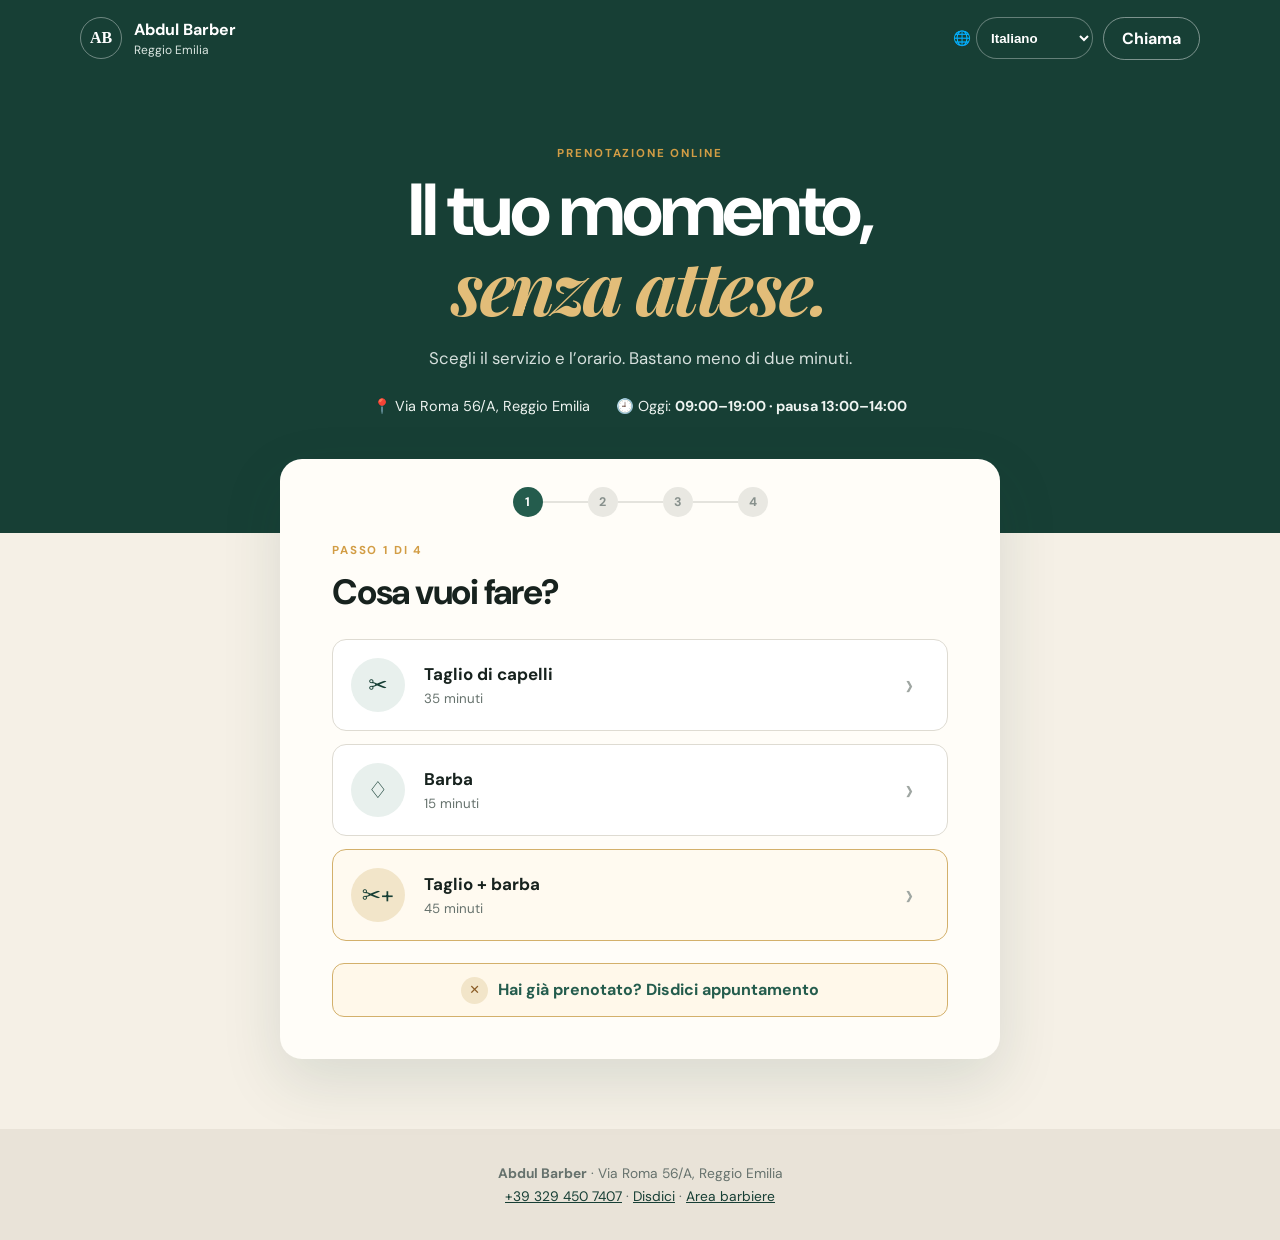
<file: index.html>
<!doctype html>
<html lang="it">
  <head>
    <meta charset="UTF-8" />
    <meta name="viewport" content="width=device-width, initial-scale=1.0" />
    <meta name="theme-color" content="#173f35" />
    <meta name="description" content="Prenota il tuo appuntamento da Abdul Barber a Reggio Emilia." />
    <link rel="manifest" href="manifest.json" />
    <link rel="icon" href="icon.svg" type="image/svg+xml" />
    <link rel="apple-touch-icon" href="icon-192.png" />
    <link rel="stylesheet" href="styles.css" />
    <title>Abdul Barber — Prenota</title>
  </head>
  <body>
    <header class="topbar">
      <a class="brand" href="./" aria-label="Abdul Barber, pagina iniziale">
        <span class="brand-mark" aria-hidden="true">AB</span>
        <span><strong>Abdul Barber</strong><small>Reggio Emilia</small></span>
      </a>
      <div class="top-actions"><label class="language-picker" aria-label="Lingua"><span aria-hidden="true">🌐</span><select id="language-select"><option value="it">Italiano</option><option value="ar">العربية</option><option value="fr">Français</option><option value="es">Español</option></select></label><a class="phone-link" href="tel:+393294507407" aria-label="Chiama Abdul Barber" data-i18n="call">Chiama</a></div>
    </header>

    <main>
      <section class="hero">
        <p class="eyebrow" data-i18n="bookingOnline">PRENOTAZIONE ONLINE</p>
        <h1><span data-i18n="heroTitle">Il tuo momento,</span><br /><em data-i18n="heroEm">senza attese.</em></h1>
        <p data-i18n="heroText">Scegli il servizio e l'orario. Bastano meno di due minuti.</p>
        <div class="shop-info">
          <span>📍 Via Roma 56/A, Reggio Emilia</span>
          <span>🕘 <span data-i18n="today">Oggi</span>: <strong id="today-hours">calcolo…</strong></span>
        </div>
      </section>

      <section class="booking-card" aria-labelledby="booking-title">
        <div class="progress" aria-label="Avanzamento prenotazione">
          <span class="progress-dot active" data-progress="1">1</span><i></i>
          <span class="progress-dot" data-progress="2">2</span><i></i>
          <span class="progress-dot" data-progress="3">3</span><i></i>
          <span class="progress-dot" data-progress="4">4</span>
        </div>

        <div id="step-1" class="step active">
          <p class="step-label" data-i18n="step1">PASSO 1 DI 4</p>
          <h2 id="booking-title" data-i18n="what">Cosa vuoi fare?</h2>
          <div class="service-grid">
            <button class="service-card" data-service="haircut" type="button">
              <span class="service-icon" aria-hidden="true">✂</span>
              <span><strong data-i18n="haircut">Taglio di capelli</strong><small data-i18n="haircutTime">35 minuti</small></span>
              <span class="arrow" aria-hidden="true">›</span>
            </button>
            <button class="service-card" data-service="beard" type="button">
              <span class="service-icon" aria-hidden="true">♢</span>
              <span><strong data-i18n="beard">Barba</strong><small data-i18n="beardTime">15 minuti</small></span>
              <span class="arrow" aria-hidden="true">›</span>
            </button>
            <button class="service-card featured-service" data-service="combo" type="button">
              <span class="service-icon" aria-hidden="true">✂+</span>
              <span><strong data-i18n="combo">Taglio + barba</strong><small data-i18n="comboTime">50 minuti</small></span>
              <span class="arrow" aria-hidden="true">›</span>
            </button>
          </div>
          <a class="manage-link" href="cancel.html" data-i18n="manageBooking">Hai già prenotato? Disdici appuntamento</a>
        </div>

        <div id="step-2" class="step">
          <button class="back" type="button" data-back="1" data-i18n="back">← Indietro</button>
          <p class="step-label" data-i18n="step2">PASSO 2 DI 4</p>
          <h2 data-i18n="chooseDay">Scegli il giorno</h2>
          <div id="date-list" class="date-list" role="list"></div>
          <div id="time-area" class="time-area hidden">
            <h3 data-i18n="available">Orari disponibili</h3>
            <div id="time-list" class="time-list"></div>
            <p id="time-message" class="muted" aria-live="polite"></p>
          </div>
        </div>

        <div id="step-3" class="step">
          <button class="back" type="button" data-back="2" data-i18n="back">← Indietro</button>
          <p class="step-label" data-i18n="step3">PASSO 3 DI 4</p>
          <h2 data-i18n="yourName">Come ti chiami?</h2>
          <form id="details-form">
            <label><span class="label-text" data-i18n="fullName">Nome e cognome</span><input id="customer-name" autocomplete="name" required minlength="2" placeholder="Es. Mario Rossi" data-i18n-placeholder="namePlaceholder" /></label>
            <label><span class="label-text" data-i18n="phone">Numero di telefono</span><input id="customer-phone" type="tel" inputmode="tel" autocomplete="tel" required placeholder="Es. 333 123 4567" data-i18n-placeholder="phonePlaceholder" /></label>
            <label><span class="label-text" data-i18n="notes">Note</span> <span data-i18n="optional">(facoltative)</span><textarea id="customer-notes" rows="2" maxlength="300" placeholder="Scrivi qui eventuali richieste" data-i18n-placeholder="notesPlaceholder"></textarea></label>
            <button class="primary-button" type="submit" data-i18n="review">Controlla la prenotazione</button>
          </form>
        </div>

        <div id="step-4" class="step">
          <button class="back" type="button" data-back="3" data-i18n="edit">← Modifica</button>
          <p class="step-label" data-i18n="step4">PASSO 4 DI 4</p>
          <h2 data-i18n="allGood">Va tutto bene?</h2>
          <div id="summary" class="summary"></div>
          <label class="privacy-check"><input id="privacy" type="checkbox" /> <span><span data-i18n="privacyBefore">Ho letto l'</span><a href="privacy.html" target="_blank" data-i18n="privacyLink">informativa privacy</a><span data-i18n="privacyAfter"> e acconsento all'uso dei miei dati per gestire l'appuntamento.</span></span></label>
          <button id="confirm-button" class="primary-button" type="button" data-i18n="confirm">Conferma prenotazione</button>
          <p id="booking-error" class="error" role="alert"></p>
        </div>

        <div id="success" class="step success-panel">
          <div class="success-icon">✓</div>
          <p class="step-label" data-i18n="confirmed">PRENOTAZIONE CONFERMATA</p>
          <h2 data-i18n="waiting">Ti aspettiamo!</h2>
          <div id="success-summary" class="summary"></div>
          <a id="whatsapp-confirm" class="primary-button calendar-button" href="#" target="_blank" rel="noreferrer" data-i18n="whatsappConfirm">Invia la conferma su WhatsApp</a>
          <a id="calendar-link" class="secondary-button" href="#" download="appuntamento-abdul-barber.ics" data-i18n="calendar">Aggiungi al calendario</a>
          <a class="manage-link" href="cancel.html" data-i18n="manageBooking">Hai già prenotato? Disdici appuntamento</a>
          <button id="new-booking" class="text-button" type="button" data-i18n="another">Fai un'altra prenotazione</button>
        </div>
      </section>
    </main>

    <footer>
      <p><strong>Abdul Barber</strong> · Via Roma 56/A, Reggio Emilia</p>
      <p><a href="tel:+393294507407">+39 329 450 7407</a> · <a href="cancel.html" data-i18n="cancelShort">Disdici</a> · <a href="admin.html" data-i18n="barberArea">Area barbiere</a></p>
    </footer>
    <script src="i18n.js"></script><script src="config.js"></script><script src="api.js"></script><script src="app.js"></script>
  </body>
</html>
</file>
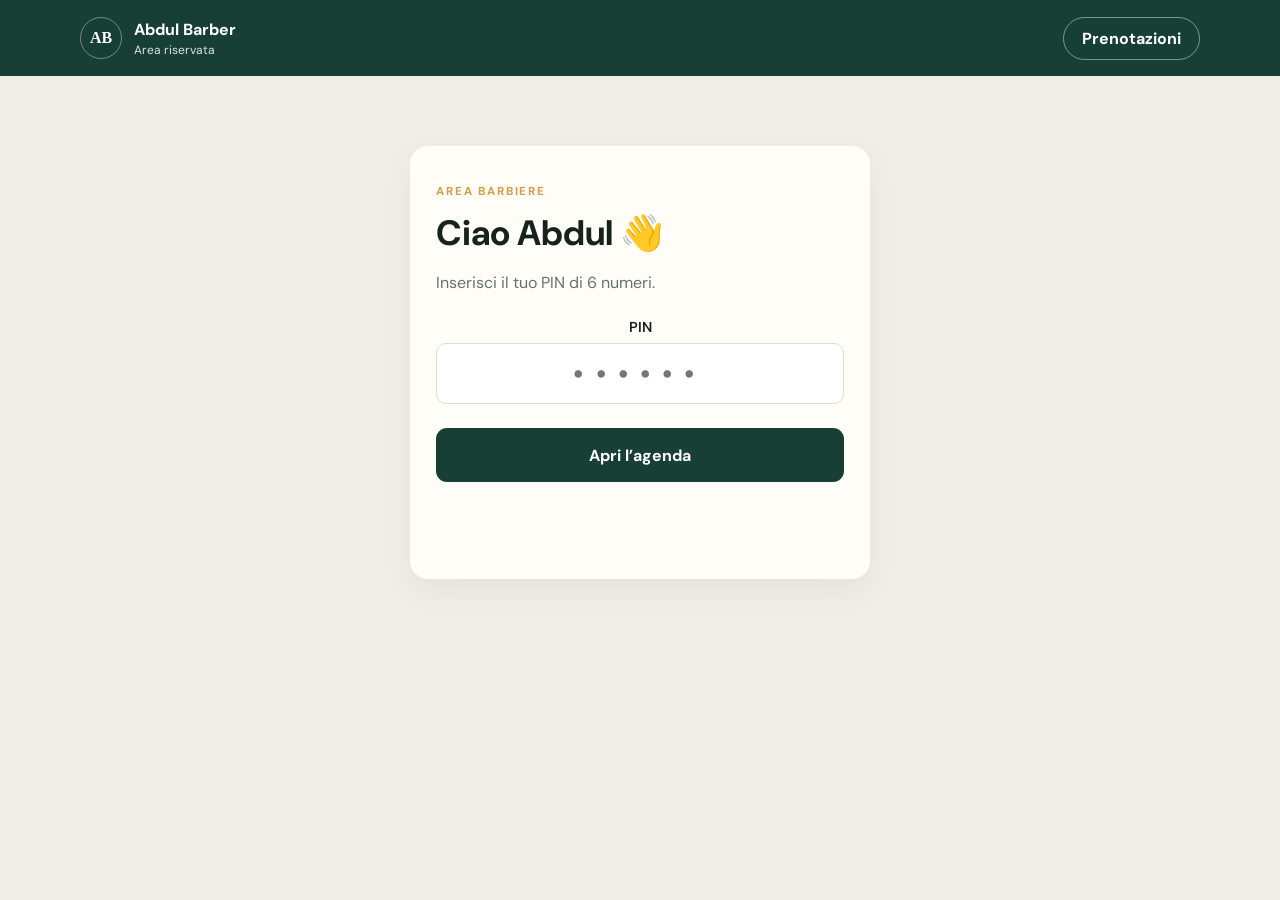
<file: admin.html>
<!doctype html>
<html lang="it">
<head>
  <meta charset="UTF-8" /><meta name="viewport" content="width=device-width,initial-scale=1" />
  <meta name="theme-color" content="#173f35" /><link rel="stylesheet" href="styles.css" /><link rel="stylesheet" href="admin.css" />
  <title>Area barbiere — Abdul Barber</title>
</head>
<body class="admin-body">
  <header class="topbar"><a class="brand" href="index.html"><span class="brand-mark">AB</span><span><strong>Abdul Barber</strong><small>Area riservata</small></span></a><a class="phone-link" href="index.html">Prenotazioni</a></header>
  <main class="admin-main">
    <section id="login-panel" class="admin-card login-card">
      <p class="step-label">AREA BARBIERE</p><h1>Ciao Abdul 👋</h1><p class="muted">Inserisci il tuo PIN di 6 numeri.</p>
      <form id="login-form"><label class="pin-label">PIN<input id="pin" class="pin-input" type="password" inputmode="numeric" pattern="[0-9]{6}" maxlength="6" autocomplete="current-password" required placeholder="••••••" /></label><button class="primary-button" type="submit">Apri l’agenda</button><p id="login-error" class="error"></p></form>
      <p id="demo-hint" class="demo-hint hidden"><strong>Modalità prova</strong><br>PIN: 123456</p>
    </section>

    <section id="dashboard" class="hidden">
      <div class="dashboard-head"><div><p class="step-label">AGENDA</p><h1>Gli appuntamenti</h1></div><button id="logout" class="outline-button">Esci</button></div>
      <nav class="day-switcher" aria-label="Scegli giorno"><button id="prev-day" aria-label="Giorno precedente">←</button><label class="calendar-jump"><strong id="selected-day"></strong><small>Tocca per aprire il calendario</small><input id="calendar-jump" type="date" aria-label="Vai direttamente a una data" /></label><button id="next-day" aria-label="Giorno successivo">→</button></nav>
      <section class="agenda-summary"><div><strong id="day-count">0</strong><span>prenotati</span></div><div><strong id="next-time">—</strong><span>prossimo cliente</span></div><button id="go-today">Vai a oggi</button></section>
      <div class="dashboard-grid">
        <section class="admin-card"><div class="card-heading"><h2>Agenda del giorno</h2><button id="refresh" class="text-button">Aggiorna</button></div><div id="appointments" class="appointments"></div></section>
        <aside>
          <section class="admin-card block-card"><h2>Blocca un orario</h2><p class="muted">Per una pausa, un impegno o una chiusura.</p>
            <form id="block-form"><label>Data<input id="block-date" type="date" required /></label><div class="two-cols"><label>Dalle<input id="block-start" type="time" required value="09:00" /></label><label>Alle<input id="block-end" type="time" required value="10:00" /></label></div><label>Motivo <span>(facoltativo)</span><input id="block-reason" maxlength="100" placeholder="Es. Visita medica" /></label><button class="primary-button" type="submit">Blocca questo orario</button><button id="block-whole-day" class="outline-button full-button" type="button">Blocca tutta la giornata</button><p id="block-error" class="error"></p></form>
          </section>
          <section class="admin-card block-card"><h2>Orari bloccati</h2><div id="blocks"></div></section>
        </aside>
      </div>
    </section>
  </main>
  <script src="config.js"></script><script src="api.js"></script><script src="admin.js"></script>
</body></html>
</file>
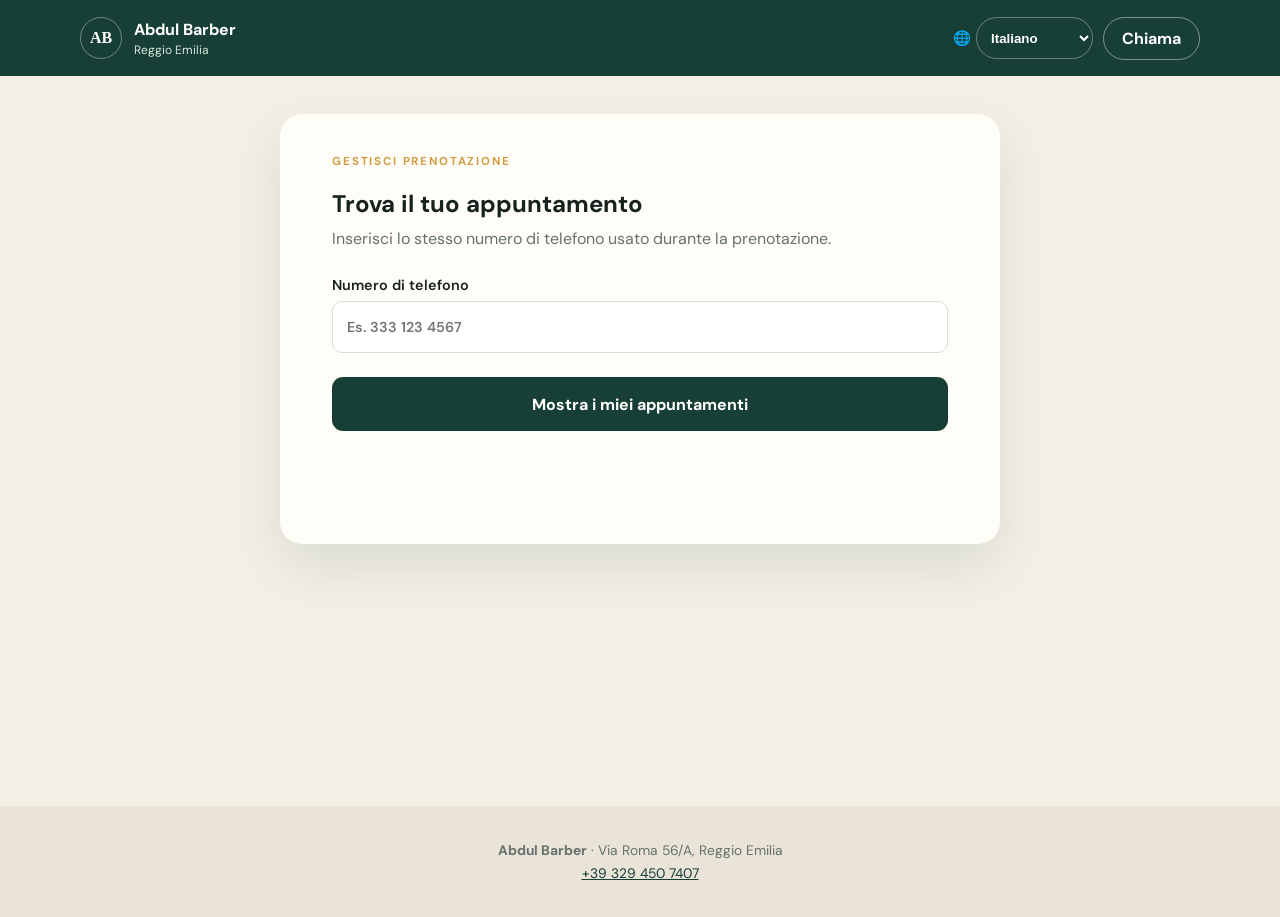
<file: cancel.html>
<!doctype html>
<html lang="it">
  <head>
    <meta charset="UTF-8" />
    <meta name="viewport" content="width=device-width, initial-scale=1.0" />
    <meta name="theme-color" content="#173f35" />
    <meta name="description" content="Gestisci o disdici un appuntamento da Abdul Barber." />
    <link rel="icon" href="icon.svg" type="image/svg+xml" />
    <link rel="stylesheet" href="styles.css" />
    <title>Disdici appuntamento — Abdul Barber</title>
  </head>
  <body>
    <header class="topbar">
      <a class="brand" href="index.html" aria-label="Abdul Barber, pagina iniziale"><span class="brand-mark" aria-hidden="true">AB</span><span><strong>Abdul Barber</strong><small>Reggio Emilia</small></span></a>
      <div class="top-actions"><label class="language-picker" aria-label="Lingua"><span aria-hidden="true">🌐</span><select id="language-select"><option value="it">Italiano</option><option value="ar">العربية</option><option value="fr">Français</option><option value="es">Español</option></select></label><a class="phone-link" href="tel:+393294507407" data-i18n="call">Chiama</a></div>
    </header>

    <main class="simple-page">
      <section class="booking-card simple-card" aria-labelledby="cancel-title">
        <div id="cancel-search">
          <p class="step-label" data-i18n="cancelEyebrow">GESTISCI PRENOTAZIONE</p>
          <h1 id="cancel-title" data-i18n="cancelTitle">Trova il tuo appuntamento</h1>
          <p class="simple-intro" data-i18n="cancelText">Inserisci lo stesso numero di telefono usato durante la prenotazione.</p>
          <form id="lookup-form">
            <label><span class="label-text" data-i18n="phone">Numero di telefono</span><input id="lookup-phone" type="tel" inputmode="tel" autocomplete="tel" required placeholder="Es. 333 123 4567" data-i18n-placeholder="phonePlaceholder" /></label>
            <button id="lookup-button" class="primary-button" type="submit" data-i18n="searchBookings">Mostra i miei appuntamenti</button>
          </form>
          <p id="lookup-message" class="status-message" role="status" aria-live="polite"></p>
          <div id="booking-results" class="booking-results"></div>
        </div>
        <div id="cancel-success" class="cancel-success hidden">
          <div class="success-icon">✓</div>
          <h1 data-i18n="cancelledTitle">Appuntamento disdetto</h1>
          <p class="simple-intro" data-i18n="cancelledText">La disdetta è stata registrata e l’orario è tornato disponibile.</p>
          <a class="primary-button" href="index.html" data-i18n="backToBooking">Torna alla prenotazione</a>
        </div>
      </section>
    </main>

    <footer><p><strong>Abdul Barber</strong> · Via Roma 56/A, Reggio Emilia</p><p><a href="tel:+393294507407">+39 329 450 7407</a></p></footer>
    <script src="i18n.js"></script><script src="config.js"></script><script src="api.js"></script><script src="cancel.js"></script>
  </body>
</html>
</file>
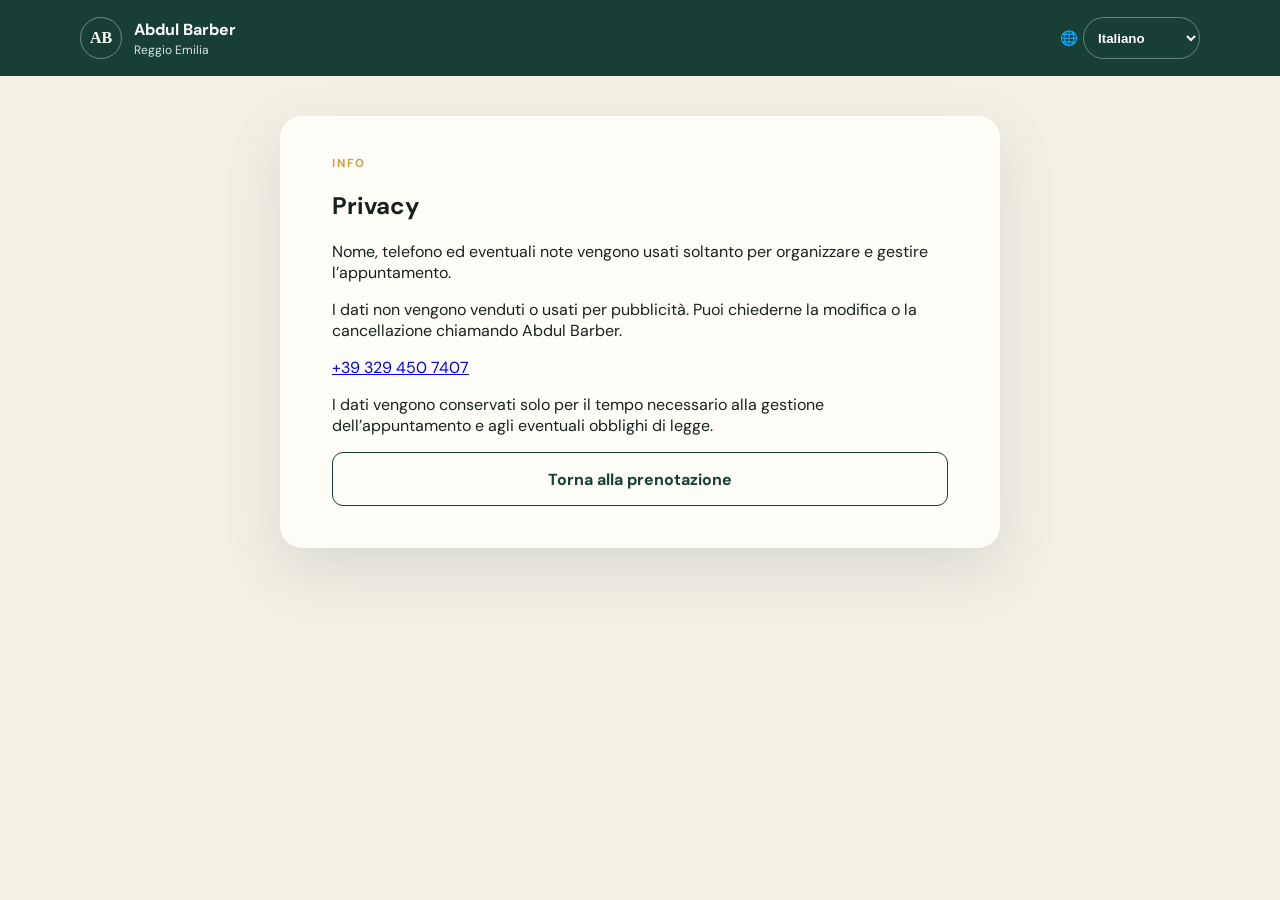
<file: privacy.html>
<!doctype html><html lang="it"><head><meta charset="UTF-8"><meta name="viewport" content="width=device-width,initial-scale=1"><link rel="stylesheet" href="styles.css"><title>Privacy — Abdul Barber</title></head><body><header class="topbar"><a class="brand" href="index.html"><span class="brand-mark">AB</span><span><strong>Abdul Barber</strong><small>Reggio Emilia</small></span></a><label class="language-picker">🌐 <select id="language-select"><option value="it">Italiano</option><option value="ar">العربية</option><option value="fr">Français</option><option value="es">Español</option></select></label></header><main><section class="booking-card" style="margin:40px auto"><p class="step-label">INFO</p><h1 data-i18n="privacyTitle">Privacy</h1><p data-i18n="privacyP1"></p><p data-i18n="privacyP2"></p><p><a href="tel:+393294507407">+39 329 450 7407</a></p><p data-i18n="privacyP3"></p><a class="secondary-button" href="index.html" data-i18n="goBack">Torna alla prenotazione</a></section></main><script src="i18n.js"></script><script>languageSelect=document.getElementById('language-select');languageSelect.addEventListener('change',e=>I18n.apply(e.target.value));I18n.apply(I18n.locale());</script></body></html>
</file>
<file: styles.css>
@import url('https://fonts.googleapis.com/css2?family=DM+Sans:wght@400;500;600;700&family=Playfair+Display:ital,wght@1,700&display=swap');

:root { --green:#173f35; --green-2:#245c4d; --cream:#f5f0e6; --paper:#fffdf8; --ink:#17221e; --muted:#66726d; --gold:#d29d45; --line:#dedbd2; --danger:#a43838; }
* { box-sizing:border-box; }
html { scroll-behavior:smooth; }
body { margin:0; font-family:'DM Sans',system-ui,sans-serif; color:var(--ink); background:var(--cream); min-height:100vh; }
button,input,textarea { font:inherit; }
button,a { -webkit-tap-highlight-color:transparent; }
.topbar { height:76px; padding:0 max(20px,calc((100% - 1120px)/2)); display:flex; align-items:center; justify-content:space-between; background:var(--green); color:white; }
.brand { display:flex; gap:12px; align-items:center; color:white; text-decoration:none; }
.brand-mark { width:42px; height:42px; display:grid; place-items:center; border:1px solid #ffffff60; border-radius:50%; font-family:serif; font-weight:700; }
.brand strong,.brand small { display:block; }.brand small { color:#d9e5e0; margin-top:2px; font-size:.75rem; }
.phone-link { color:white; border:1px solid #ffffff70; border-radius:999px; padding:10px 18px; text-decoration:none; font-weight:700; }
.top-actions { display:flex; gap:10px; align-items:center; }.language-picker { display:flex; align-items:center; gap:5px; color:white; }.language-picker select { min-height:42px; border:1px solid #ffffff55; border-radius:999px; padding:0 30px 0 10px; color:white; background:var(--green); font-weight:600; cursor:pointer; }.label-text { color:var(--ink); font-weight:600; }
main { min-height:calc(100vh - 170px); }
.hero { background:var(--green); color:white; text-align:center; padding:58px 20px 118px; }
.eyebrow,.step-label { letter-spacing:.16em; font-size:.72rem; font-weight:700; color:var(--gold); }
.hero h1 { font-size:clamp(2.5rem,7vw,4.6rem); line-height:1.02; margin:12px 0 18px; letter-spacing:-.045em; }
.hero h1 em { font-family:'Playfair Display',serif; color:#e2bd79; font-weight:700; }
.hero>p:not(.eyebrow) { color:#d7e1de; margin:0 auto 28px; font-size:1.05rem; }
.shop-info { display:flex; justify-content:center; flex-wrap:wrap; gap:12px 26px; color:#eef4f1; font-size:.9rem; }
.booking-card { width:min(720px,calc(100% - 28px)); min-height:430px; margin:-74px auto 70px; position:relative; background:var(--paper); border-radius:22px; box-shadow:0 22px 60px #173f3520; padding:28px clamp(20px,5vw,52px) 42px; }
.progress { display:flex; align-items:center; justify-content:center; margin-bottom:26px; }
.progress-dot { width:30px; height:30px; border-radius:50%; display:grid; place-items:center; color:#87908c; background:#e9e8e2; font-size:.78rem; font-weight:700; }
.progress-dot.active { color:white; background:var(--green-2); }.progress i { width:45px; height:2px; background:#e4e3dd; }.progress i.active { background:var(--green-2); }
.step { display:none; }.step.active { display:block; animation:enter .25s ease; }
@keyframes enter { from{opacity:0; transform:translateY(6px)} }
.step h2 { font-size:clamp(1.65rem,5vw,2.2rem); margin:5px 0 24px; letter-spacing:-.035em; }
.service-grid { display:grid; gap:13px; }
.service-card { width:100%; min-height:92px; display:grid; grid-template-columns:58px 1fr 24px; gap:15px; align-items:center; text-align:left; padding:15px 18px; border:1px solid var(--line); border-radius:14px; background:white; color:var(--ink); cursor:pointer; }
.service-card:hover,.service-card:focus-visible { border-color:var(--green-2); box-shadow:0 5px 16px #173f3512; outline:none; }
.featured-service { border-color:#d3b06b; background:#fffaf0; }.featured-service .service-icon { background:#f2e5c9; }
.service-icon { width:54px; height:54px; border-radius:50%; display:grid; place-items:center; color:var(--green); background:#e8f0ed; font-size:1.45rem; }
.service-card strong,.service-card small { display:block; }.service-card strong { font-size:1.06rem; }.service-card small { color:var(--muted); margin-top:5px; }.arrow { font-size:2rem; color:#9fa6a2; }
.manage-link { display:flex; align-items:center; justify-content:center; gap:10px; width:100%; min-height:54px; margin:22px auto 0; padding:12px 16px; border:1px solid #d3b06b; border-radius:12px; background:#fff8ea; color:var(--green-2); font-weight:700; line-height:1.3; text-align:center; text-decoration:none; }
.manage-link::before { content:'✕'; display:grid; place-items:center; width:27px; height:27px; flex:0 0 27px; border-radius:50%; background:#f2e5c9; color:#8a5b25; font-size:.8rem; }
.manage-link:hover,.manage-link:focus-visible { border-color:#b78b3e; background:#fff2d8; box-shadow:0 4px 14px #8a5b2518; outline:none; }
.back { padding:8px 0; border:0; background:none; color:var(--green-2); cursor:pointer; font-weight:600; margin-bottom:8px; }
.date-list { display:flex; gap:9px; overflow-x:auto; padding:2px 2px 12px; scrollbar-width:thin; }
.date-button { flex:0 0 78px; min-height:90px; border:1px solid var(--line); background:white; border-radius:12px; cursor:pointer; color:var(--ink); }
.date-button span { display:block; text-transform:capitalize; }.date-button .weekday { font-size:.75rem; color:var(--muted); }.date-button .day { font-size:1.55rem; font-weight:700; margin:4px 0; }.date-button.selected { background:var(--green); color:white; border-color:var(--green); }.date-button.selected .weekday { color:#dbe7e3; }
.time-area { border-top:1px solid var(--line); margin-top:14px; padding-top:18px; }.time-area h3 { font-size:1rem; margin:0 0 13px; }.hidden { display:none!important; }
.time-list { display:grid; gap:18px; }.time-group h4 { margin:0 0 9px; color:var(--muted); font-size:.82rem; text-transform:uppercase; letter-spacing:.08em; }.time-buttons { display:grid; grid-template-columns:repeat(4,1fr); gap:9px; }.time-button { min-height:48px; border:1px solid var(--line); border-radius:10px; background:white; color:var(--ink); font-weight:700; cursor:pointer; }.time-button:hover,.time-button:focus-visible { color:white; background:var(--green-2); outline:none; }.muted { color:var(--muted); }
form { display:grid; gap:17px; } label { font-weight:600; font-size:.9rem; } label>span { color:var(--muted); font-weight:400; }
input,textarea { display:block; width:100%; margin-top:7px; border:1px solid var(--line); border-radius:10px; background:white; min-height:52px; padding:12px 14px; color:var(--ink); } textarea { resize:vertical; } input:focus,textarea:focus { outline:3px solid #245c4d22; border-color:var(--green-2); }
.primary-button,.secondary-button { width:100%; min-height:54px; display:grid; place-items:center; border-radius:11px; font-weight:700; text-decoration:none; cursor:pointer; }.primary-button { border:0; background:var(--green); color:white; margin-top:7px; }.primary-button:hover { background:var(--green-2); }.primary-button:disabled { opacity:.55; cursor:wait; }.secondary-button { border:1px solid var(--green); color:var(--green); margin-top:10px; }
.summary { background:#eef3f0; border-radius:13px; padding:5px 18px; margin-bottom:18px; }.summary-row { display:flex; justify-content:space-between; gap:20px; padding:13px 0; border-bottom:1px solid #d8e1dd; }.summary-row:last-child { border:0; }.summary-row span { color:var(--muted); }.summary-row strong { text-align:right; }
.privacy-check { display:flex; gap:10px; align-items:flex-start; font-weight:400; line-height:1.4; }.privacy-check input { width:21px; min-height:21px; margin:0; flex:0 0 21px; }.error { min-height:22px; color:var(--danger); font-weight:600; text-align:center; }
.success-panel { text-align:center; }.success-icon { margin:0 auto 15px; width:62px; height:62px; border-radius:50%; background:#dcece5; color:var(--green); display:grid; place-items:center; font-size:2rem; }.success-panel h2 { margin-bottom:22px; }.calendar-button { margin-top:0; }.text-button { border:0; background:none; color:var(--green-2); text-decoration:underline; margin-top:18px; cursor:pointer; }
.simple-page { padding:38px 0 1px; }.simple-card { margin:0 auto 60px; }.simple-intro { color:var(--muted); line-height:1.55; margin:-12px 0 24px; }.booking-results { display:grid; gap:13px; margin-top:26px; }.booking-results h2 { margin-bottom:4px; }.customer-booking { display:flex; justify-content:space-between; gap:18px; align-items:center; padding:17px; border:1px solid var(--line); border-radius:13px; background:white; }.customer-booking strong,.customer-booking span { display:block; }.customer-booking span { color:var(--muted); margin-top:5px; }.cancel-button { flex:0 0 auto; min-height:46px; border:1px solid #c65d5d; border-radius:10px; padding:10px 15px; color:var(--danger); background:white; font-weight:700; cursor:pointer; }.cancel-button:hover,.cancel-button:focus-visible { color:white; background:var(--danger); outline:none; }.status-message { min-height:24px; margin-top:16px; text-align:center; font-weight:600; }.status-message.error { color:var(--danger); }.cancel-success { text-align:center; padding:22px 0 5px; }
footer { padding:30px 20px; text-align:center; color:var(--muted); background:#e9e3d8; font-size:.86rem; } footer p { margin:5px; } footer a { color:var(--green); }
@media(max-width:560px){ .topbar{height:68px}.brand-mark{width:38px;height:38px}.phone-link{padding:9px 14px}.hero{padding-top:42px}.booking-card{margin-top:-86px;padding-top:23px}.time-buttons{grid-template-columns:repeat(3,1fr)}.progress i{width:32px}.shop-info{display:grid;gap:8px} }
@media(max-width:480px){.phone-link{display:none}.language-picker select{max-width:115px}.brand small{display:none}.topbar{padding-left:14px;padding-right:14px}}
@media(max-width:520px){.customer-booking{display:grid}.cancel-button{width:100%}}
[dir="rtl"] .service-card { text-align:right; grid-template-columns:58px 1fr 24px; } [dir="rtl"] .arrow { transform:scaleX(-1); } [dir="rtl"] .back { direction:rtl; } [dir="rtl"] .summary-row strong { text-align:left; }
@media(prefers-reduced-motion:reduce){*{animation:none!important;scroll-behavior:auto!important}}
</file>
<file: admin.css>
.admin-body { background:#f1eee7; }.admin-main { width:min(1100px,calc(100% - 28px)); margin:44px auto 80px; }.admin-card { background:var(--paper); border-radius:18px; padding:26px; box-shadow:0 12px 35px #173f3510; }.login-card { width:min(460px,100%); margin:70px auto; }.login-card h1,.dashboard-head h1 { font-size:2.2rem; margin:5px 0 10px; }.login-card form { margin-top:25px; }.demo-hint { background:#fff4d9; border-radius:10px; padding:13px; font-size:.86rem; line-height:1.6; }.dashboard-head { display:flex; justify-content:space-between; align-items:center; margin-bottom:22px; }.outline-button { border:1px solid var(--green); color:var(--green); background:transparent; min-height:44px; padding:0 20px; border-radius:9px; font-weight:700; cursor:pointer; }.day-switcher { background:var(--green); color:white; border-radius:14px; padding:8px; display:grid; grid-template-columns:54px 1fr 54px; align-items:center; margin-bottom:18px; }.day-switcher button { min-height:45px; border:0; background:transparent; color:white; font-weight:700; cursor:pointer; font-size:1rem; }.day-switcher button:first-child,.day-switcher button:last-child { font-size:1.3rem; }.dashboard-grid { display:grid; grid-template-columns:minmax(0,1.65fr) minmax(280px,1fr); gap:18px; align-items:start; }.dashboard-grid aside { display:grid; gap:18px; }.admin-card h2 { margin:0 0 12px; font-size:1.25rem; }.card-heading { display:flex; align-items:center; justify-content:space-between; }.appointments { display:grid; gap:10px; }.appointment { display:grid; grid-template-columns:68px 1fr auto; gap:14px; padding:15px 0; border-bottom:1px solid var(--line); align-items:center; }.appointment:last-child { border:0; }.appointment.cancelled { opacity:.5; }.appointment-time { color:var(--green); font-weight:700; font-size:1.05rem; }.appointment strong,.appointment small { display:block; }.appointment small { color:var(--muted); margin-top:4px; }.appointment-actions { display:flex; gap:7px; }.icon-action { min-width:42px; min-height:42px; border:1px solid var(--line); background:white; border-radius:9px; display:grid; place-items:center; color:var(--green); text-decoration:none; cursor:pointer; }.cancel-action { color:var(--danger); }.empty-state { color:var(--muted); text-align:center; padding:45px 10px; }.block-card form { gap:12px; }.two-cols { display:grid; grid-template-columns:1fr 1fr; gap:10px; }.block-item { padding:12px 0; border-bottom:1px solid var(--line); display:grid; grid-template-columns:1fr auto; gap:10px; }.block-item:last-child { border:0; }.block-item small { display:block; color:var(--muted); margin-top:3px; }.remove-block { border:0; color:var(--danger); background:none; text-decoration:underline; cursor:pointer; }
.pin-input { text-align:center; letter-spacing:.45em; font-size:1.7rem; font-weight:700; }.pin-label{text-align:center}.agenda-summary{display:grid;grid-template-columns:1fr 1fr auto;gap:10px;margin-bottom:18px}.agenda-summary>div,.agenda-summary>button{background:white;border:0;border-radius:13px;padding:15px 20px;box-shadow:0 7px 20px #173f350d}.agenda-summary strong,.agenda-summary span{display:block}.agenda-summary strong{font-size:1.55rem;color:var(--green)}.agenda-summary span{color:var(--muted);font-size:.8rem}.agenda-summary button{color:var(--green);font-weight:700;cursor:pointer}.full-button{width:100%}.action-label{padding:0 12px;font-weight:700;font-size:.82rem}
.appointment-time small{display:block;font-size:.68rem;color:var(--muted);font-weight:500;margin-top:3px;white-space:nowrap}
.calendar-jump{position:relative;display:grid;place-items:center;min-height:48px;cursor:pointer}.calendar-jump strong{font-size:1rem}.calendar-jump small{display:block;color:#d7e4df;font-size:.68rem;margin-top:2px;font-weight:500}.calendar-jump input{position:absolute;inset:0;width:100%;height:100%;margin:0;opacity:0;cursor:pointer}
@media(max-width:760px){.admin-main{margin-top:25px}.dashboard-grid{grid-template-columns:1fr}.admin-card{padding:20px}.appointment{grid-template-columns:55px 1fr}.appointment-actions{grid-column:1/-1;display:grid;grid-template-columns:1fr 1fr 1fr}.dashboard-head h1{font-size:1.7rem}.agenda-summary{grid-template-columns:1fr 1fr}.agenda-summary button{grid-column:1/-1}.icon-action{min-height:48px}}
</file>
